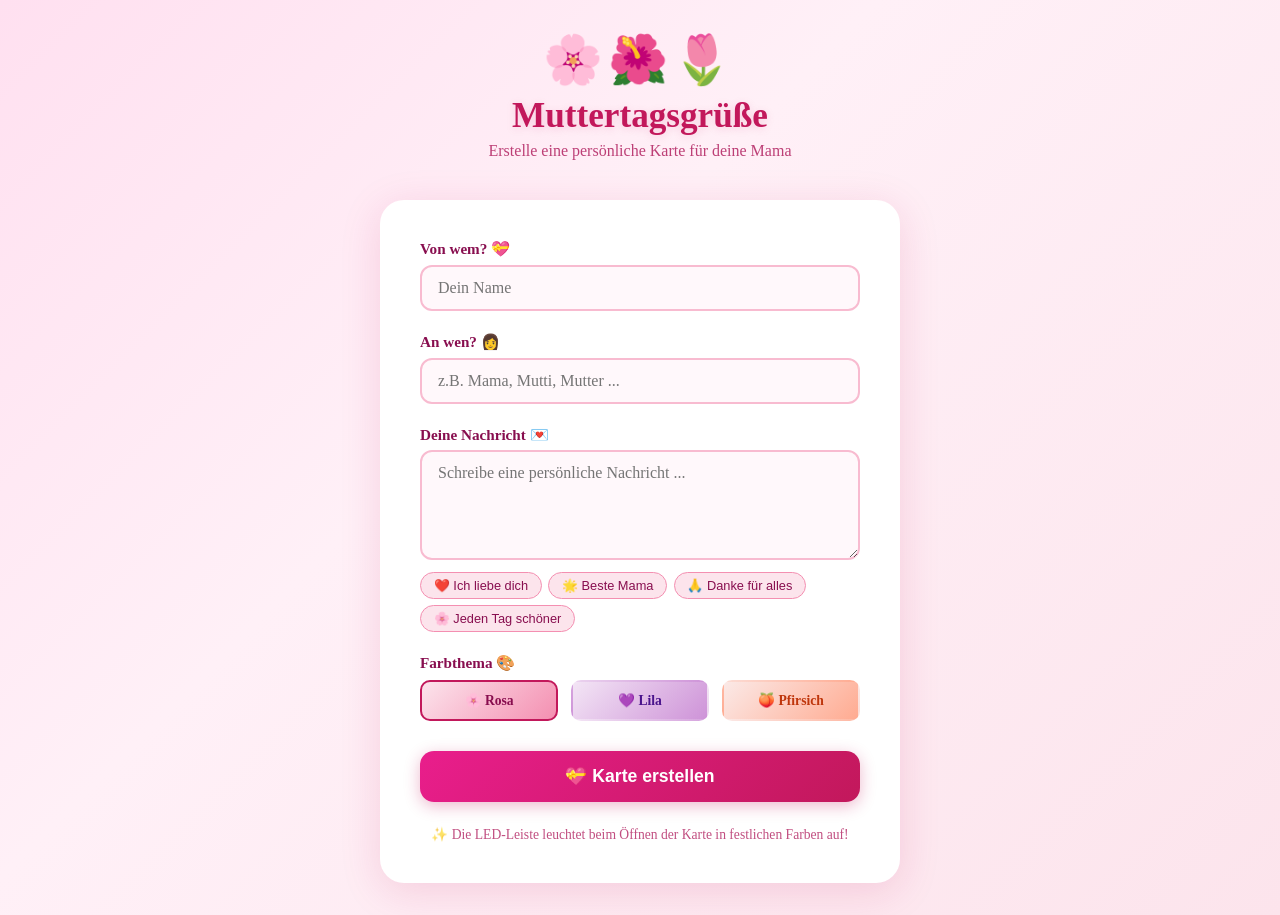
<file: templates/mothers_day.html>
<!DOCTYPE html>
<html lang="de">
<head>
    <meta charset="UTF-8">
    <meta name="viewport" content="width=device-width, initial-scale=1.0">
    <title>Muttertagsgrüße</title>
    <style>
        * { box-sizing: border-box; margin: 0; padding: 0; }

        body {
            min-height: 100vh;
            background: linear-gradient(135deg, #ffe0f0 0%, #fff0f7 40%, #fce4ec 100%);
            font-family: 'Segoe UI', 'Georgia', serif;
            display: flex;
            flex-direction: column;
            align-items: center;
            padding: 2rem 1rem;
        }

        .header {
            text-align: center;
            margin-bottom: 2.5rem;
        }

        .flowers {
            font-size: 3rem;
            letter-spacing: 0.3rem;
            margin-bottom: 0.5rem;
            animation: sway 3s ease-in-out infinite;
        }

        @keyframes sway {
            0%, 100% { transform: rotate(-2deg); }
            50% { transform: rotate(2deg); }
        }

        h1 {
            font-size: 2.2rem;
            color: #c2185b;
            font-weight: 700;
            text-shadow: 0 2px 8px rgba(194,24,91,0.15);
        }

        .subtitle {
            color: #ad1457;
            font-size: 1rem;
            margin-top: 0.4rem;
            opacity: 0.8;
        }

        .card {
            background: white;
            border-radius: 24px;
            box-shadow: 0 8px 40px rgba(194, 24, 91, 0.15);
            padding: 2.5rem;
            width: 100%;
            max-width: 520px;
        }

        .form-group {
            margin-bottom: 1.4rem;
        }

        label {
            display: block;
            font-weight: 600;
            color: #880e4f;
            margin-bottom: 0.4rem;
            font-size: 0.95rem;
        }

        input[type="text"], textarea, select {
            width: 100%;
            padding: 0.75rem 1rem;
            border: 2px solid #f8bbd0;
            border-radius: 12px;
            font-size: 1rem;
            font-family: inherit;
            color: #4a0030;
            background: #fff8fb;
            transition: border-color 0.2s;
            outline: none;
        }

        input[type="text"]:focus, textarea:focus, select:focus {
            border-color: #e91e8c;
        }

        textarea {
            resize: vertical;
            min-height: 110px;
        }

        .preset-messages {
            margin-top: 0.5rem;
            display: flex;
            flex-wrap: wrap;
            gap: 0.4rem;
        }

        .preset-btn {
            background: #fce4ec;
            color: #880e4f;
            border: 1px solid #f48fb1;
            border-radius: 20px;
            padding: 0.3rem 0.8rem;
            font-size: 0.8rem;
            cursor: pointer;
            transition: background 0.15s;
        }

        .preset-btn:hover {
            background: #f8bbd0;
        }

        .color-options {
            display: flex;
            gap: 0.8rem;
            margin-top: 0.5rem;
        }

        .color-option {
            flex: 1;
            padding: 0.6rem;
            border-radius: 10px;
            border: 2px solid transparent;
            cursor: pointer;
            text-align: center;
            font-size: 0.85rem;
            font-weight: 600;
            transition: border-color 0.15s, transform 0.15s;
        }

        .color-option:hover { transform: scale(1.04); }
        .color-option.selected { border-color: #c2185b; }

        .color-rose { background: linear-gradient(135deg, #fce4ec, #f48fb1); color: #880e4f; }
        .color-lavender { background: linear-gradient(135deg, #f3e5f5, #ce93d8); color: #4a148c; }
        .color-peach { background: linear-gradient(135deg, #fbe9e7, #ffab91); color: #bf360c; }

        .submit-btn {
            width: 100%;
            padding: 0.95rem;
            background: linear-gradient(135deg, #e91e8c, #c2185b);
            color: white;
            border: none;
            border-radius: 14px;
            font-size: 1.1rem;
            font-weight: 700;
            cursor: pointer;
            margin-top: 0.5rem;
            transition: transform 0.15s, box-shadow 0.15s;
            box-shadow: 0 4px 16px rgba(194,24,91,0.3);
        }

        .submit-btn:hover {
            transform: translateY(-2px);
            box-shadow: 0 6px 22px rgba(194,24,91,0.4);
        }

        .led-hint {
            text-align: center;
            margin-top: 1.5rem;
            color: #ad1457;
            font-size: 0.85rem;
            opacity: 0.75;
        }
    </style>
</head>
<body>
    <div class="header">
        <div class="flowers">🌸🌺🌷</div>
        <h1>Muttertagsgrüße</h1>
        <p class="subtitle">Erstelle eine persönliche Karte für deine Mama</p>
    </div>

    <div class="card">
        <form id="greetingForm">
            <div class="form-group">
                <label for="fromName">Von wem? 💝</label>
                <input type="text" id="fromName" placeholder="Dein Name" maxlength="40" required>
            </div>

            <div class="form-group">
                <label for="toName">An wen? 👩</label>
                <input type="text" id="toName" placeholder="z.B. Mama, Mutti, Mutter ..." maxlength="40" required>
            </div>

            <div class="form-group">
                <label for="message">Deine Nachricht 💌</label>
                <textarea id="message" placeholder="Schreibe eine persönliche Nachricht ..." maxlength="300" required></textarea>
                <div class="preset-messages" id="presets">
                    <button type="button" class="preset-btn" data-text="Ich liebe dich von ganzem Herzen!">❤️ Ich liebe dich</button>
                    <button type="button" class="preset-btn" data-text="Du bist die beste Mama der Welt!">🌟 Beste Mama</button>
                    <button type="button" class="preset-btn" data-text="Danke für alles, was du für mich tust!">🙏 Danke für alles</button>
                    <button type="button" class="preset-btn" data-text="Du machst jeden Tag ein bisschen schöner!">🌸 Jeden Tag schöner</button>
                </div>
            </div>

            <div class="form-group">
                <label>Farbthema 🎨</label>
                <div class="color-options">
                    <div class="color-option color-rose selected" data-theme="rose" onclick="selectTheme(this)">🌸 Rosa</div>
                    <div class="color-option color-lavender" data-theme="lavender" onclick="selectTheme(this)">💜 Lila</div>
                    <div class="color-option color-peach" data-theme="peach" onclick="selectTheme(this)">🍑 Pfirsich</div>
                </div>
            </div>

            <button type="submit" class="submit-btn">💝 Karte erstellen</button>
        </form>

        <p class="led-hint">✨ Die LED-Leiste leuchtet beim Öffnen der Karte in festlichen Farben auf!</p>
    </div>

    <script>
        let selectedTheme = 'rose';

        function selectTheme(el) {
            document.querySelectorAll('.color-option').forEach(o => o.classList.remove('selected'));
            el.classList.add('selected');
            selectedTheme = el.dataset.theme;
        }

        document.querySelectorAll('.preset-btn').forEach(btn => {
            btn.addEventListener('click', () => {
                const ta = document.getElementById('message');
                ta.value = btn.dataset.text;
                ta.focus();
            });
        });

        document.getElementById('greetingForm').addEventListener('submit', e => {
            e.preventDefault();
            const from = document.getElementById('fromName').value.trim();
            const to = document.getElementById('toName').value.trim();
            const message = document.getElementById('message').value.trim();
            if (!from || !to || !message) return;

            const params = new URLSearchParams({ from, to, message, theme: selectedTheme });
            window.location.href = '/mothers-day/card?' + params.toString();
        });
    </script>
</body>
</html>
</file>
